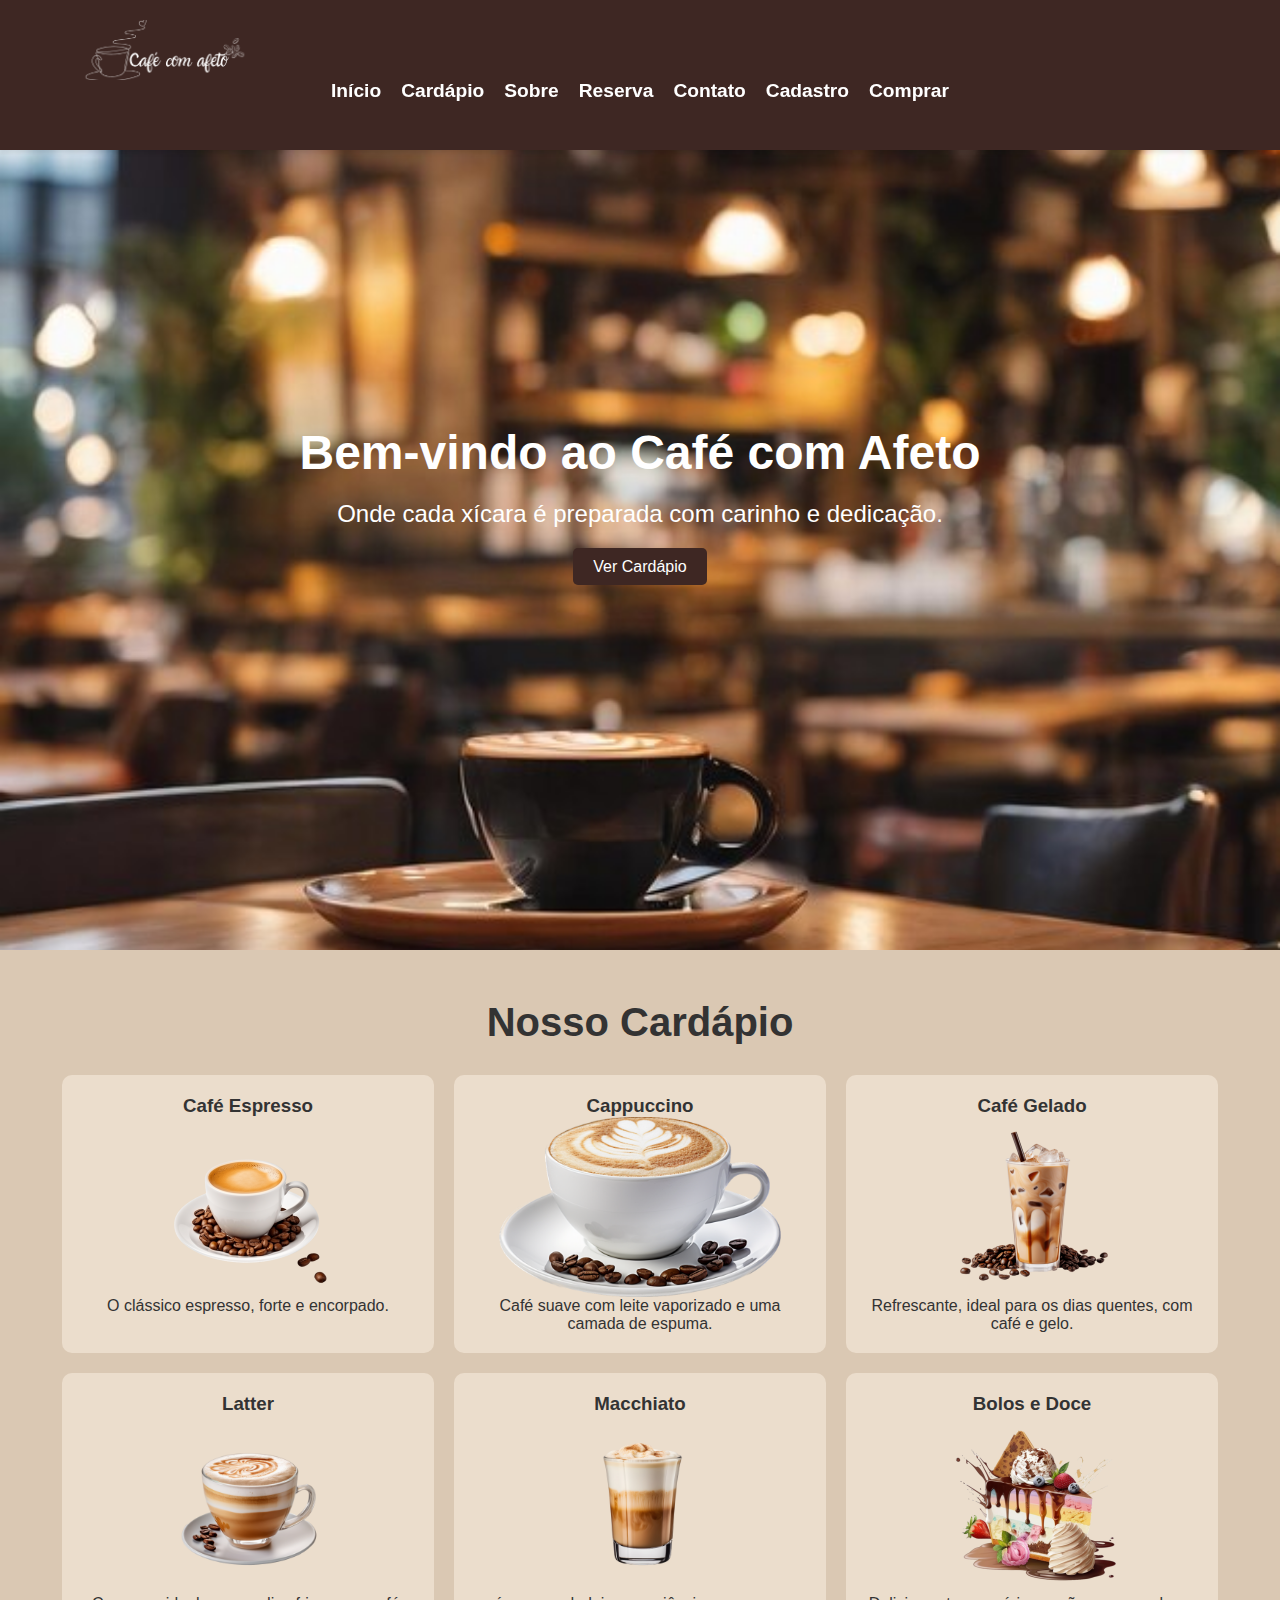
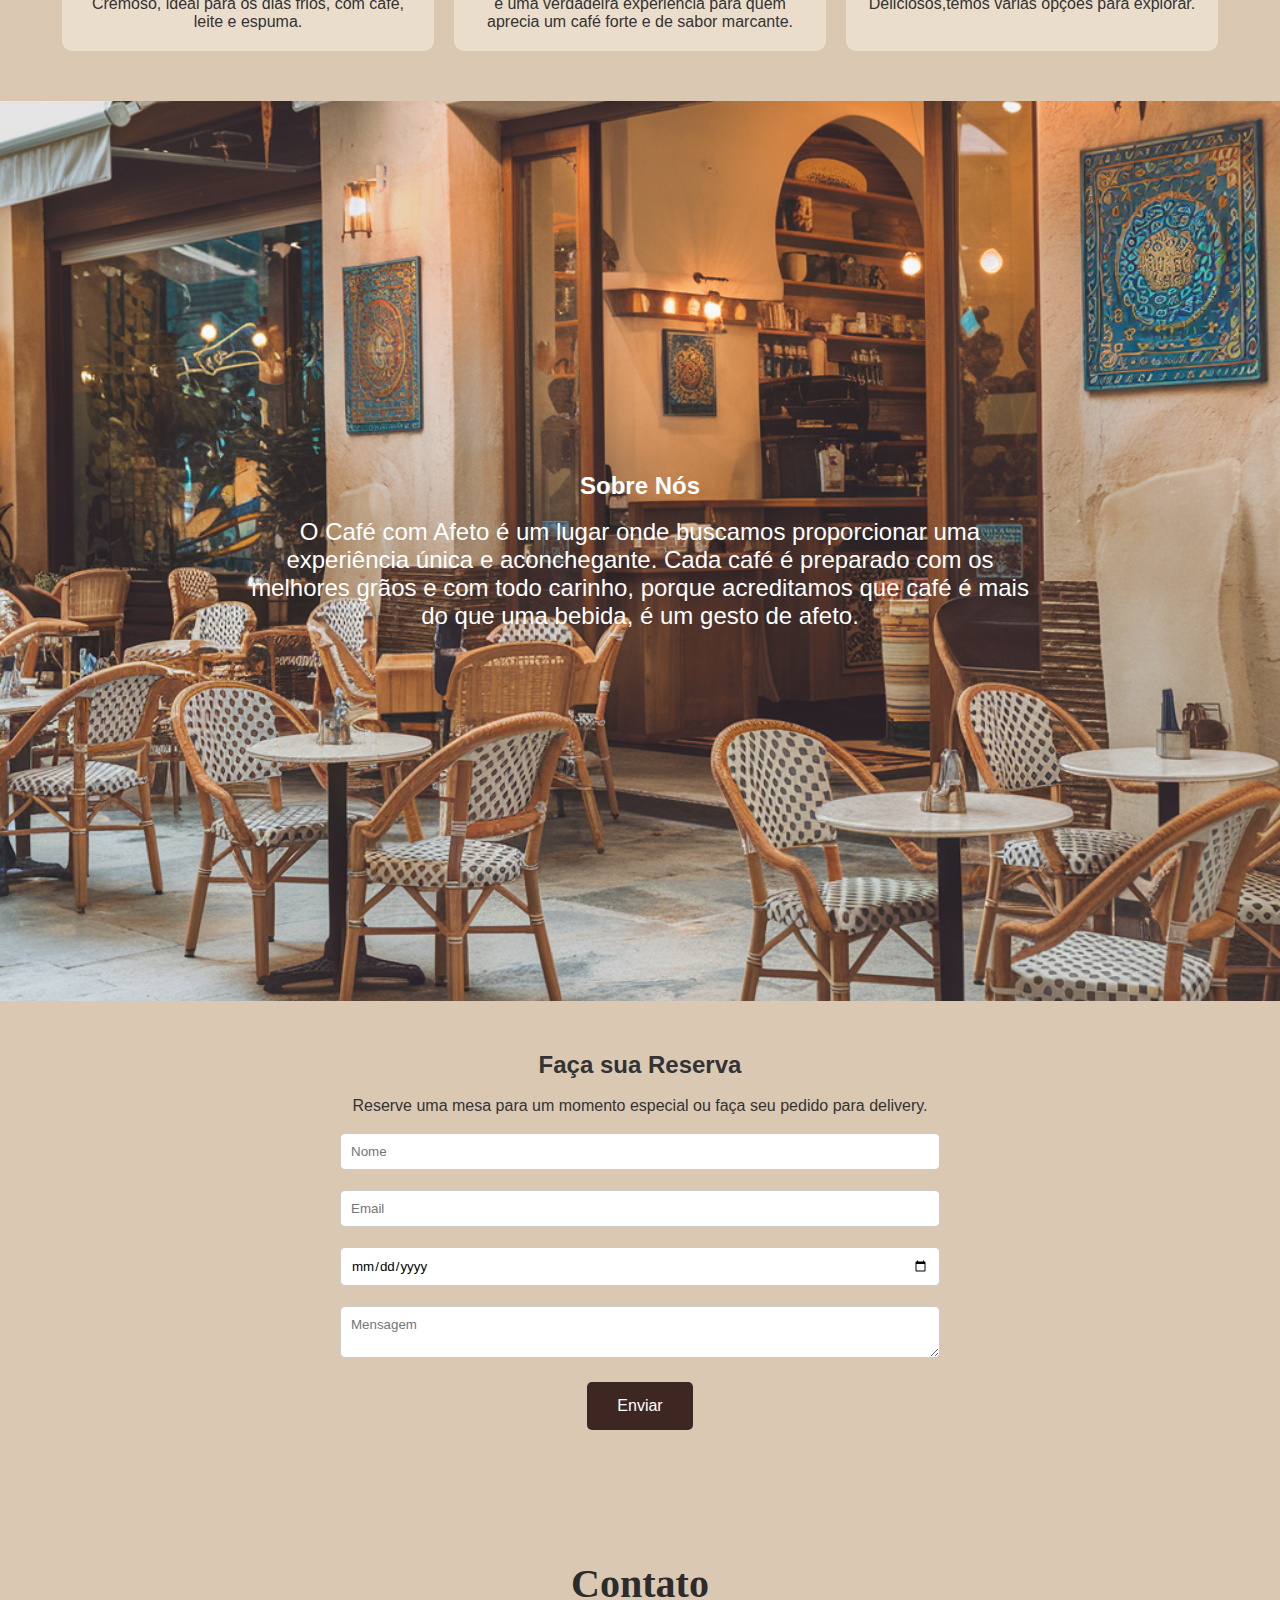
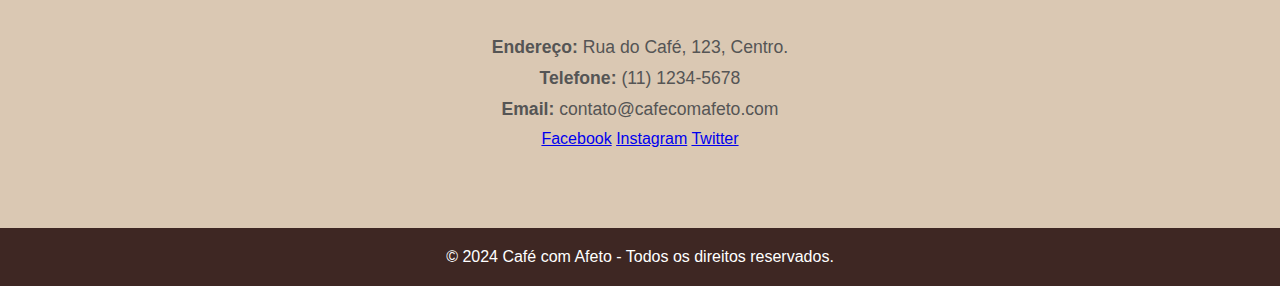
<file: index.html>
<!DOCTYPE html>
<html lang="pt-br">
<head>
    <meta charset="UTF-8">
    <title>Café com Afeto</title>
    <link rel="stylesheet" href="estilo.css"> 
    <meta name ="viewport"content = "width=device-width,initial-scale=1.0">
</head>
<body>
    <header>
        <nav>
            <div class="logo">
               
            </div>
            <ul>
                <li><a href="#home">Início</a></li>
                <li><a href="#menu">Cardápio</a></li>
                <li><a href="#sobre">Sobre</a></li>
                <li><a href="#reserva">Reserva</a></li>
                <li><a href="#contato">Contato</a></li>
                <li><a href="index2.html">Cadastro</a></li>
                <li><a href="index3.html">Comprar</a></li>
            </ul>
        </nav>
    </header>
    <section id="home" class="intro">
        <div class="intro-text">
            <h2>Bem-vindo ao Café com Afeto</h2>
            <p>Onde cada xícara é preparada com carinho e dedicação.</p>
            <a href="#menu" class="btn">Ver Cardápio</a>
        </div>
    </section>
    <section id="menu" class="menu">
        <h2>Nosso Cardápio</h2>
        <div class="menu-items">
            <div class="item">
                <h3>Café Espresso</h3>
                <img src ="imagem/expresso.pnj.png">
                <p>O clássico espresso, forte e encorpado.</p>
            </div>
            <div class="item">
                <h3>Cappuccino</h3>
                <img src ="imagem/cappuccino.png"></a>
                <p>Café suave com leite vaporizado e uma camada de espuma.</p>
            </div>
            <div class="item">
                <h3> Café Gelado</h3>
                <img src ="imagem/cafeg.png"></a>
                <p>Refrescante, ideal para os dias quentes, com café e gelo.</p>
            </div>
            <div class="item">
                <h3>Latter</h3>
                <img src ="imagem/latterr.webp"></a>
                <p>Cremoso, ideal para os dias frios, com café, leite e espuma.</p>
            </div>
            <div class="item">
                <h3>Macchiato</h3>
                <img src ="imagem/Macchiato.webp"></a>
                <p> é uma verdadeira experiência para quem aprecia um café forte e de sabor marcante. </p>
            </div>
            <div class="item">
                <h3>Bolos e Doce</h3>
                <img src ="imagem/bolosedoces.png"></a>
                <p>Deliciosos,temos várias opções para explorar.</p>
            </div>
        </div>
    </section>
    <section id="sobre" class="sobre">
        <h2>Sobre Nós</h2><br>
        <p>O Café com Afeto é um lugar onde buscamos proporcionar uma experiência única e aconchegante. Cada café é preparado com os melhores grãos e com todo carinho, porque acreditamos que café é mais do que uma bebida, é um gesto de afeto.</p>
    </section>
    <section id="reserva" class="contato">
        <h2>Faça sua Reserva</h2><br>
            <p>Reserve uma mesa para um momento especial ou faça seu pedido para delivery.</p><br>
        <form>
            <input type="text" placeholder="Nome" required>
            <input type="email" placeholder="Email" required>
                    <label for="data"></label>
                    <input type="date" id="date" name="date" required>
            <textarea placeholder="Mensagem" required></textarea>
            <button type="submit" class="btn">Enviar</button>
        </form>
    </section>
    <section id="contato" class="contact-section">
        <div class="container">
            <h2>Contato</h2>
            <p><strong>Endereço:</strong> Rua do Café, 123, Centro.</p>
            <p><strong>Telefone:</strong> (11) 1234-5678</p>
            <p><strong>Email:</strong> contato@cafecomafeto.com</p>
            <div class="social-media">
                <a href="#">Facebook</a>
                <a href="#">Instagram</a>
                <a href="#">Twitter</a>
            </div>
        </div>
    </section>
    <footer>
        <p>&copy; 2024 Café com Afeto - Todos os direitos reservados.</p>
    </footer>
</body>
</html>
</file>
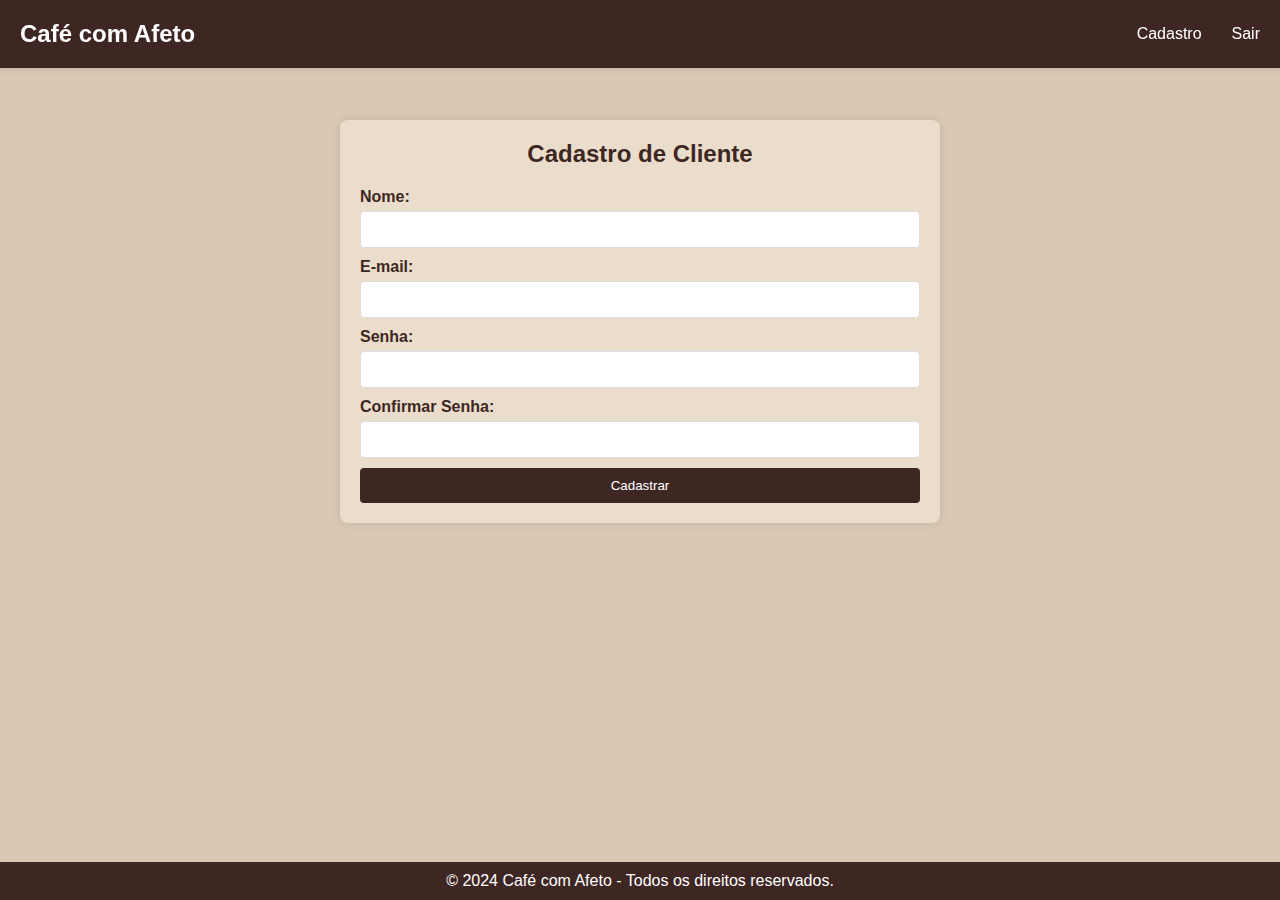
<file: index2.html>
<!DOCTYPE html>
<html lang="pt-br">
<head>
    <meta charset="UTF-8">
    <title>Café com Afeto</title>
    <style>
* {
    margin: 0;
    padding: 0;
    box-sizing: border-box;
    font-family: 'Arial', sans-serif;
}
body {
    background-color:#DAC8B3;
    color: #333;
}
header {
    max-width:1480px;
    background-color: #3e2723;
    padding: 20px;
    text-align: center;
    position: fixed;
    width: 100%;
    top: 0;
    z-index: 1000;
    box-shadow: 0 2px 5px rgba(0,0,0,0.1);
}

header nav {
    display: flex;
    justify-content: space-between;
    align-items: center;
}

.logo h1 {
    color: white;
    font-size: 24px;
}

.home ul {
    list-style: none;
    display: flex;
    gap: 30px;
}
.home{
    max-width:1480px;
}

.home ul li {
    display: inline;
}

.home ul li a {
    color: white;
    text-decoration: none;
    font-size: 16px;
}

.home ul li a:hover {
    color: #DAC8B3;
}

#cadastro {
    max-width: 600px;
    margin: 20px auto;
    padding: 20px;
    background-color: #fff;
    border-radius: 8px;
    box-shadow: 0 0 10px rgba(0, 0, 0, 0.1);
    background-color: #EBDDCC;
    margin-top:120px;
}

#cadastro h2 {
    text-align: center;
    margin-bottom: 20px;
    color: #3e2723; 
}

form {
    display: flex;
    flex-direction: column;
}

label {
    margin-bottom: 5px;
    font-weight: bold;
    color: #3e2723;
}

input {
    padding: 10px;
    margin-bottom: 10px;
    border: 1px solid #ddd;
    border-radius: 4px;
}

button {
    padding: 10px;
    background-color: #3e2723;
    color: white;
    border: none;
    border-radius: 4px;
    cursor: pointer;
}

button:hover {
    background-color: #5d4037;
}

footer {
    max-width:1480px;
    background-color: #3e2723;
    color: white;
    text-align: center;
    padding: 10px;
    position: fixed;
    width: 100%;
    bottom: 0;
}
@media screen and (max-width: 768px) {
    .produtos {
        flex-direction: column;
        align-items: center;
    }
}

    </style>
</head>
<body>
    <header>
        <nav>
            <div class="logo">
                <h1>Café com Afeto</h1>
            </div>
            <div class="home">
                <ul>
                    <li class="c"><a href="#cadastro" class="btn-acao">Cadastro</a></li>
                    <li><a href="index.html">Sair</a></li>
                </ul>
            </div>
        </nav>
    </header>
    <section id="cadastro">
        <h2>Cadastro de Cliente</h2>
        <form action="#" method="post">
            <label for="nome">Nome:</label>
            <input type="text" id="nome" name="nome" required>

            <label for="email">E-mail:</label>
            <input type="email" id="email" name="email" required>

            <label for="senha">Senha:</label>
            <input type="password" id="senha" name="senha" required>

            <label for="confirmar-senha">Confirmar Senha:</label>
            <input type="password" id="confirmar-senha" name="confirmar-senha" required>

            <button type="submit">Cadastrar</button>
        </form>
    </section>
    <footer>
        <p>&copy; 2024 Café com Afeto - Todos os direitos reservados.</p>
    </footer>
</file>
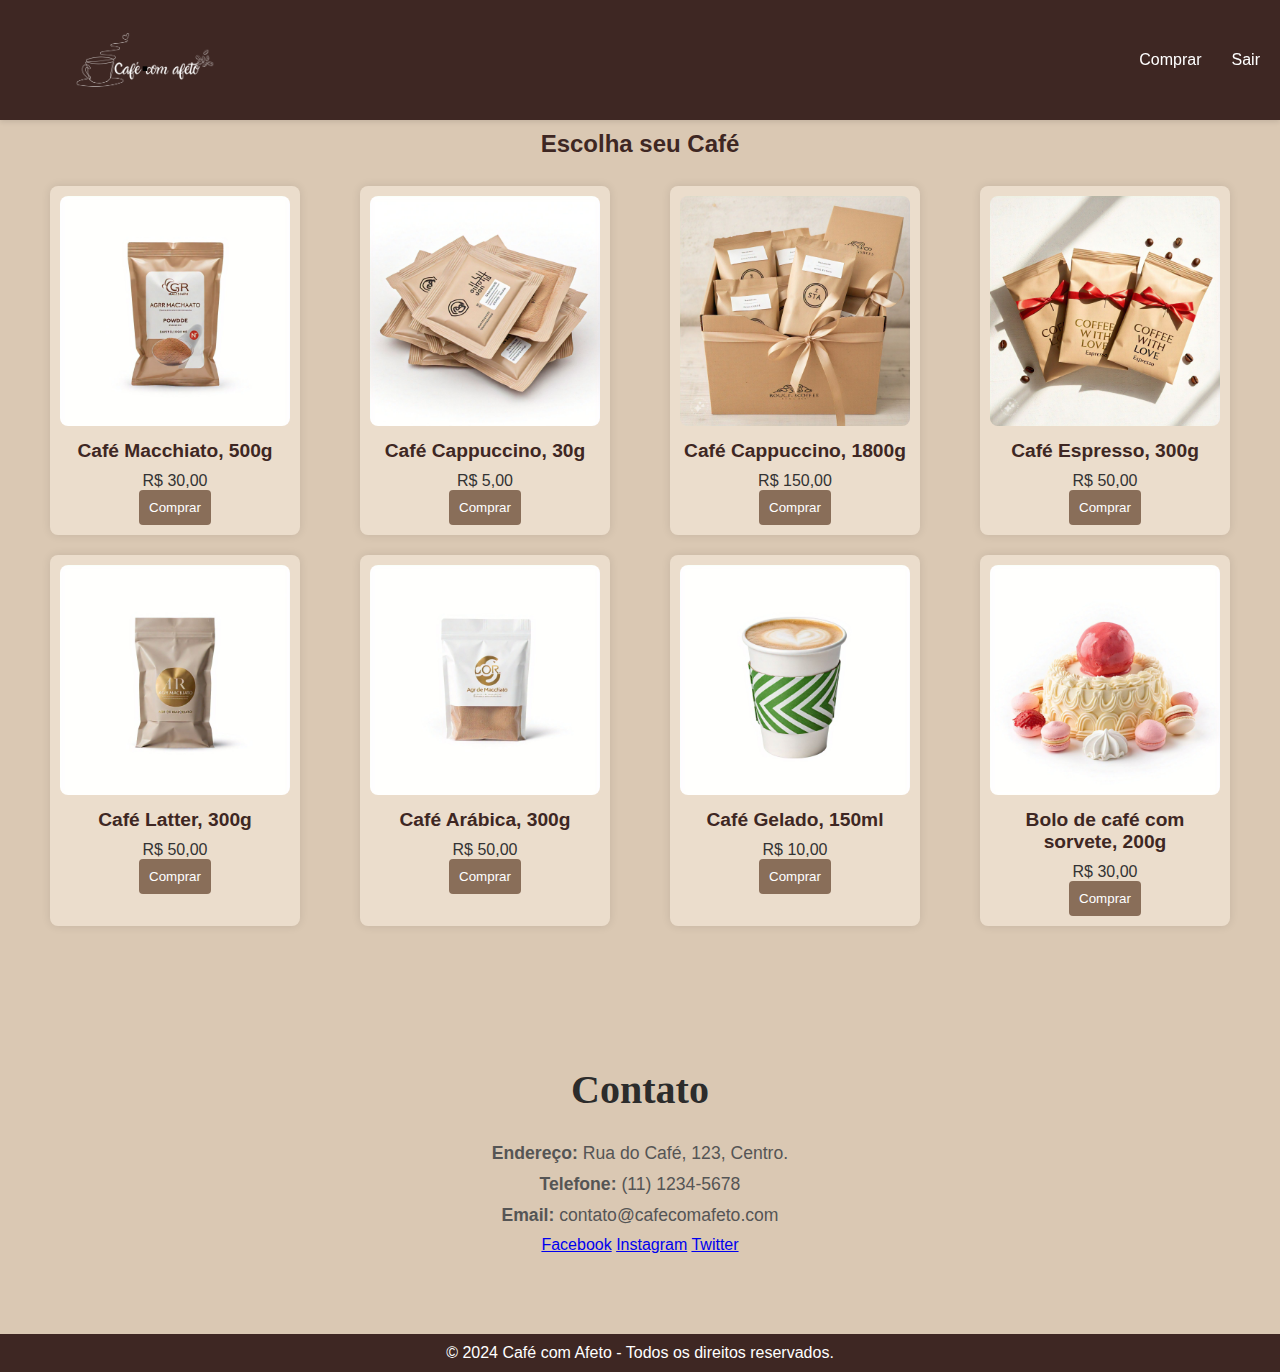
<file: index3.html>
<!DOCTYPE html>
<html lang="pt-br">
<head>
    <meta charset="UTF-8">
    <title>Café com Afeto</title>
    <style>
* {
    margin: 0;
    padding: 0;
    box-sizing: border-box;
    font-family: 'Arial', sans-serif;
}
body {
    background-color:  #DAC8B3;
}
header {
    max-width:1480px;
    background-color: #3e2723; 
    padding: 20px;
    text-align: center;
    position: fixed;
    width: 100%;
    top: 0;
    z-index: 1000;
    box-shadow: 0 2px 5px rgba(0,0,0,0.1);
}

header nav {
    display: flex;
    justify-content: space-between;
    align-items: center;
}

.logo  {
    background-image: url('imagem/logo3.png');
    background-size: cover;
    background-position: center;
    text-align: center;
    display: flex;
    flex-direction: column;
    justify-content: center;
    padding: 0 20px;
    width :250px;
    height : 80px
    
}
.home{
    max-width:1480px;
}

.home ul {
    list-style: none;
    display: flex;
    gap: 30px;
}

.home ul li {
    display: inline;
}

.home ul li a {
    color: white;
    text-decoration: none;
    font-size: 16px;
}

.home ul li a:hover {
    color: #DAC8B3;
}
#compra {
    padding: 50px 20px;
    color: #3e2723;
    text-align: center;
    margin-top: 80px;
    background-color:#DAC8B3;
}

.produtos {
    display: flex;
    justify-content: space-around;
    flex-wrap: wrap;
}

.produto {
    width: 250px;
    text-align: center;
    margin: 10px;
    background-color: #EBDDCC;
    padding: 10px;
    border-radius: 8px;
    box-shadow: 0 0 10px rgba(0, 0, 0, 0.1);
}

.produto img {
    width: 100%;
    border-radius: 8px;
}

.produto h3 {
    font-size: 1.2rem;
    margin: 10px 0;
}

.produto p {
    font-size: 1rem;
    color: #333;
}

.produto button {
    padding: 10px;
    background-color:#896E59;
    color: white;
    border: none;
    border-radius: 4px;
    cursor: pointer;
}

.produto button:hover {
    background-color:#3e2723 ;
}
footer {
    max-width:1480px;
    background-color: #3e2723;
    color: white;
    text-align: center;
    padding: 10px;
    width: 100%;
    bottom: 0;
}
.contact-section {
    padding: 80px 0;
    background: #f9f9f9;
    text-align: center;
    background-color:#DAC8B3;
}

.contact-section h2 {
    font-family: 'Playfair Display', serif;
    font-size: 2.5rem;
    margin-bottom: 30px;
    color: #2c2c2c;
}
.contact-section p {
    font-size: 1.1rem;
    color: #555;
    margin-bottom: 10px;
}


@media screen and (max-width: 768px) {
    .produtos {
        flex-direction: column;
        align-items: center;
    }
}

    </style>
</head>
<body>
    <header>
        <nav>
            <div class="logo">
                <h1>.</h1>
            </div>
            <div class="home">
                <ul>
                    <li><a href="#compra" class="btn-acao">Comprar</a></li>
                    <li><a href="index.html">Sair</a></li>
                </ul>
            </div>
        </nav>
    </header>
    <section id="compra">
        <h2>Escolha seu Café</h2><br>
        <div class="produtos">
            <div class="produto">
                <img src="venda/cafe3.jpeg" alt="Café Arábica">
                <h3>Café Macchiato, 500g</h3>
                <p>R$ 30,00</p>
                <button>Comprar</button>
            </div>
            <div class="produto">
                <img src="venda/pacotinhos.jpeg" alt="Café Robusta">
                <h3>Café Cappuccino, 30g</h3>
                <p>R$ 5,00</p>
                <button>Comprar</button>
            </div>
            <div class="produto">
                <img src="venda/caixa.jpeg" alt="Café Espresso">
                <h3>Café Cappuccino, 1800g </h3>
                <p>R$ 150,00</p>
                <button>Comprar</button>
            </div>
            <div class="produto">
                <img src="venda/amor.jpeg" alt="Café Arábica">
                <h3>Café Espresso, 300g</h3>
                <p>R$ 50,00</p>
                <button>Comprar</button>
            </div>
            <div class="produto">
                <img src="venda/pacote.jpeg" alt="Café Arábica">
                <h3>Café Latter, 300g</h3>
                <p>R$ 50,00</p>
                <button>Comprar</button>
            </div>
            <div class="produto">
                <img src="venda/pacote2.jpeg" alt="Café Arábica">
                <h3>Café Arábica, 300g</h3>
                <p>R$ 50,00</p>
                <button>Comprar</button>
            </div>
            <div class="produto">
                <img src="venda/cafe4.jpeg"alt="Café Arábica">
                <h3>Café Gelado, 150ml</h3>
                <p>R$ 10,00</p>
                <button>Comprar</button>
            </div>
            <div class="produto">
                <img src="venda/bolos.jpeg" alt="Café Arábica">
                <h3>Bolo de café com sorvete, 200g</h3>
                <p>R$ 30,00</p>
                <button>Comprar</button>
            </div>
        </div>
    </section>
    <section id="contato" class="contact-section">
        <div class="container">
            <h2>Contato</h2>
            <p><strong>Endereço:</strong> Rua do Café, 123, Centro.</p>
            <p><strong>Telefone:</strong> (11) 1234-5678</p>
            <p><strong>Email:</strong> contato@cafecomafeto.com</p>
            <div class="social-media">
                <a href="#">Facebook</a>
                <a href="#">Instagram</a>
                <a href="#">Twitter</a>
            </div>
        </div>
    </section>
    <footer>
        <p>&copy; 2024 Café com Afeto - Todos os direitos reservados.</p>
    </footer>
</body>
</html>
</file>
<file: estilo.css>
* {
    margin: 0;
    padding: 0;
    font-family: 'Arial', sans-serif;
    box-sizing: border-box;
}

body {
    background-color: #f7f7f7;
    color: #333;
    overflow-x: hidden; 
    margin: 0;
}

header {
    background-color: #3e2723;
    padding: 20px;
    text-align: center;
    position: fixed;
    width: 100%;
    height: 150px;
    top: 0;
    z-index: 1000;
    box-shadow: 0 2px 5px rgba(0,0,0,0.1);
}

.logo {
    margin: 0;
    background-image: url('imagem/logo3.png');
    background-size: cover;
    background-position: center;
    text-align: center;
    display: flex;
    flex-direction: column;
    justify-content: center;
    padding: 0 20px;
    width: 290px;
    height: 60px;
}

header ul {
    list-style-type: none;
    display: flex;
    justify-content: center;
    gap: 20px;
}

header ul li a {
    color: #fff;
    text-decoration: none;
    font-weight: bold;
    font-size: 1.2rem;
}

header ul li a:hover {
    color: #DAC8B3;
}

.intro {
    max-width: 1480px;
    margin-top: 50px;
    background-image: url('imagem/cafeteria2.jpg');
    background-size: cover;
    background-position: center;
    height: 100vh;
    color: #fff;
    text-align: center;
    display: flex;
    flex-direction: column;
    justify-content: center;
    padding: 0 20px;
}

.intro-text h2 {
    font-size: 3rem;
    margin-bottom: 20px;
}

.intro-text p {
    font-size: 1.5rem;
    margin-bottom: 30px;
}

.intro .btn {
    background-color: #3e2723;
    color: #fff;
    padding: 10px 20px;
    text-decoration: none;
    font-size: 1rem;
    border-radius: 5px;
}

.intro .btn a:hover {
    background-color: black;
}

.menu {
    background-color: #fff;
    padding: 50px 20px;
    text-align: center;
    background-color: #DAC8B3;
}

.menu h2 {
    font-size: 2.5rem;
    margin-bottom: 30px;
}

.menu-items {
    display: flex;
    flex-wrap: wrap;
    justify-content: center;
    gap: 20px;
}

.item {
    padding: 20px;
    border-radius: 10px;
    width: 200px;
    transition: transform 0.3s, box-shadow 0.3s;
    background-color: #EBDDCC;
    display: flex;
    flex-direction: column;
    align-items: center;
}

.item img {
    width: 100%;
    height: auto;
    max-height: 180px; 
    object-fit: contain;
}

.item:hover {
    transform: translateY(-10px);
    box-shadow: 0 10px 20px rgba(0,0,0,0.1);
}


.sobre {
    background-color: #f9f9f9;
    padding: 50px 20px;
    text-align: center;
    background-image: url('imagem/cafeteria0.webp');
    background-size: cover;
    background-position: center;
    height: 100vh;
    color: #fff;
    display: flex;
    flex-direction: column;
    justify-content: center;
    padding: 0 20px;
    width: 100%;
}

.sobre p {
    font-size: 1.5rem;
    max-width: 800px;
    text-align: center;
    margin: 0 auto; 
}

.sobre img {
    width: 100%;
}

.contato {
    background-color: #fff;
    padding: 50px 20px;
    text-align: center;
    background-color: #DAC8B3;
}

.contato form {
    max-width: 600px;
    margin: 0 auto;
}

.contato input,
.contato textarea {
    width: 100%;
    padding: 10px;
    margin-bottom: 20px;
    border: 1px solid #ccc;
    border-radius: 5px;
}

.contato button {
    background-color: #3e2723;
    color: #fff;
    padding: 15px 30px;
    border: none;
    border-radius: 5px;
    font-size: 1rem;
}

.contato button:hover {
    background-color: #5d4037;
}

footer {
    max-width: 1480px;
    background-color: #3e2723;
    color: #fff;
    padding: 20px;
    text-align: center;
    width: 100%;
    bottom: 0;
}

.contact-section {
    padding: 80px 0;
    background: #f9f9f9;
    text-align: center;
    background-color: #DAC8B3;
}

.contact-section h2 {
    font-family: 'Playfair Display', serif;
    font-size: 2.5rem;
    margin-bottom: 30px;
    color: #2c2c2c;
}

.contact-section p {
    font-size: 1.1rem;
    color: #555;
    margin-bottom: 10px;
}

@media (min-width: 1024px) {
    .menu-items {
        flex-direction: row;
    }

    .menu-items .item {
        width: 30%;
    }

    .intro-text h2 {
        font-size: 3rem;
    }

    .intro-text p {
        font-size: 1.5rem;
    }

    .menu-items .item img {
        height: 180px;
    }
}

@media (max-width: 768px) {
    .menu-items {
        flex-direction: row;
    }

    .menu-items .item {
        width: 45%;
    }

    .intro-text h2 {
        font-size: 2rem;
    }

    .intro-text p {
        font-size: 1.2rem;
    }

    .menu-items .item img {
        height: 180px;
    }
}

@media (max-width: 425px) {
    body {
        width: 100%;
    }

    .menu-items {
        flex-direction: column;
        align-items: center;
    }

    .menu-items .item {
        width: 90%; 
    }

    .menu-items .item img {
        height: 180px;
    }

    .menu ul {
        display: none;
    }

    .menu-toggle {
        display: block;
        background-color: transparent;
        border: none;
        color: #fff;
        font-size: 2rem;
        cursor: pointer;
        position: absolute;
        right: 20px;
        top: 20px;
        z-index: 1100;
    }

    .menu.active ul {
        display: flex;
        flex-direction: column;
        gap: 10px;
        padding: 10px;
        position: absolute;
        top: 100px;
        left: 0;
        width: 100%;
        background-color: #3e2723;
    }

    .menu ul li {
        margin: 0;
        padding: 10px 0;
    }

    .menu ul li a {
        color: #fff;
        text-decoration: none;
        font-weight: bold;
        font-size: 1.2rem;
    }
}
@media (max-width: 450px) and (min-width: 320px) {
   
    header {
        height: 115px; 
        padding: 10px 15px; 
    }

    
    header ul {
        display: flex;
        justify-content: center;
        gap: 5px; 
        padding: 0;
        flex-wrap: wrap; 
        width: 100%;
        margin: 0;
    }

    header ul li {
        margin: 0;
    }

    header ul li a {
        font-size: 0.8rem;
        color: #fff;
        text-decoration: none;
        font-weight: bold;
        padding: 5px 8px; 
    }

    header ul li a:hover {
        color: #DAC8B3;
    }
}
</file>
